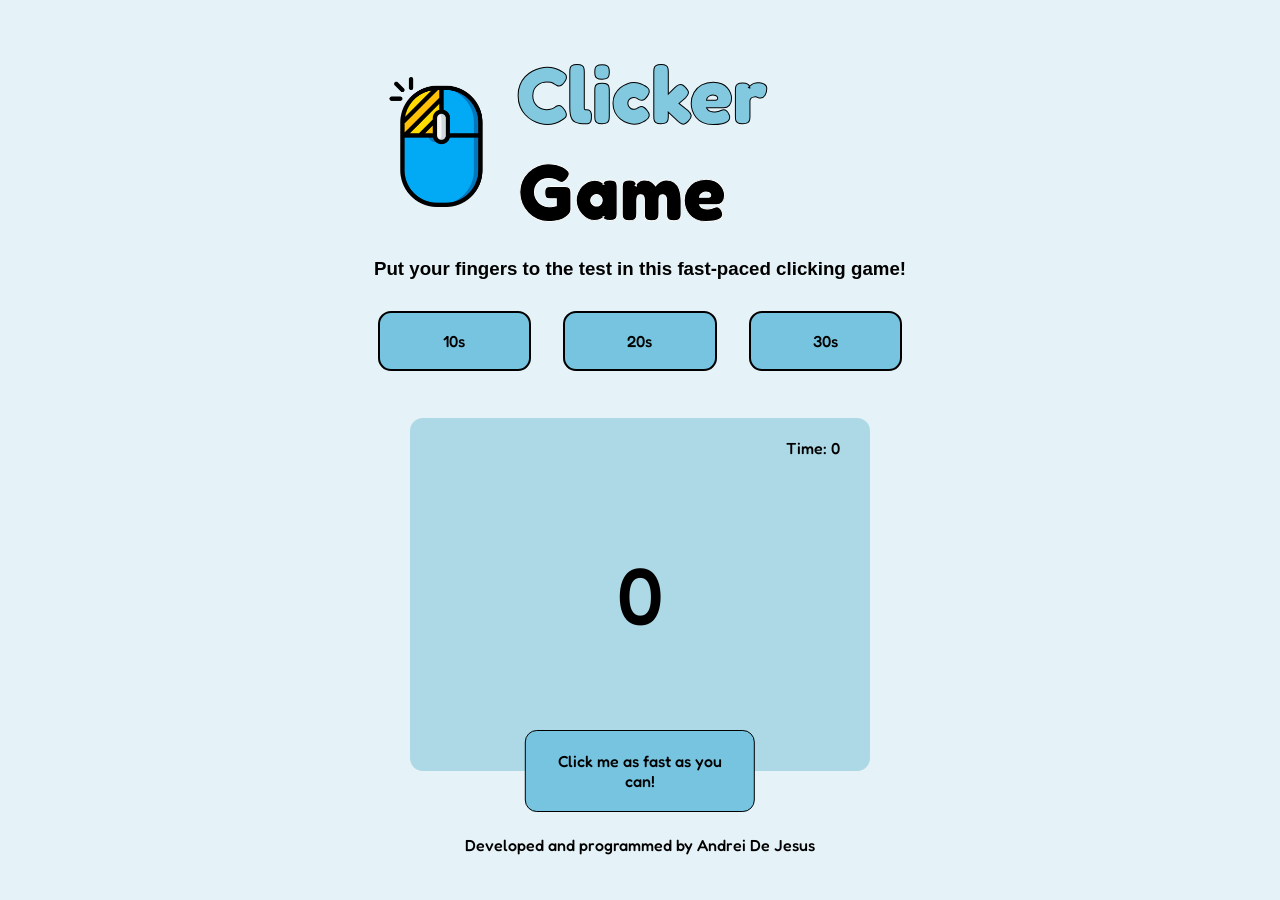
<file: Clicking Game/index.html>
<!DOCTYPE html>
<html lang="en">
<head>
    <meta charset="UTF-8">
    <meta name="viewport" content="width=device-width, initial-scale=1.0">
    <title>Clicking Game</title>
    <link rel="stylesheet" href="css/style.css">
</head>
<body>
    <div class="container">
        <div class="logo-container">
            <img src="images/mouse-logo.png" alt="Mouse icon">
            <h1>Clicker <span>Game</span> </h1>
        </div>
        <h3>Put your fingers to the test in this fast-paced clicking game!</h3>
        <div class="option-btn">
            <button class="ten">10s</button>
            <button class="twenty">20s</button>
            <button class="thirty">30s</button>
        </div>
        <div class="box-count">
            <h1 class="js-click-count">0</h1>
            <div class="timer">
                Time: <span class="js-timer">0</span>
            </div>
            <div class="click-box">
                <button class="click-me js-click-me">Click me as fast as you can!</button>
            </div>
        </div>
        <p class="copyright">Developed and programmed by Andrei De Jesus</p>
        
    </div>
    <div class="result">
        <button class="js-close-btn"><img class="close" src="svg/close.svg" alt="Close Icon"></button>
        <h2>Congratulations!</h2>
        <p>Your score: <span class="js-score"></span></p>
    </div>

    <div class="validation">
        <button class="js-close-valid-btn"><img class="close" src="svg/close.svg" alt="Close Icon"></button>
        <h2>Start the game by choosing a timer</h2>
    </div>

    <script src="script/main.js"></script>
</body>
</html>
</file>
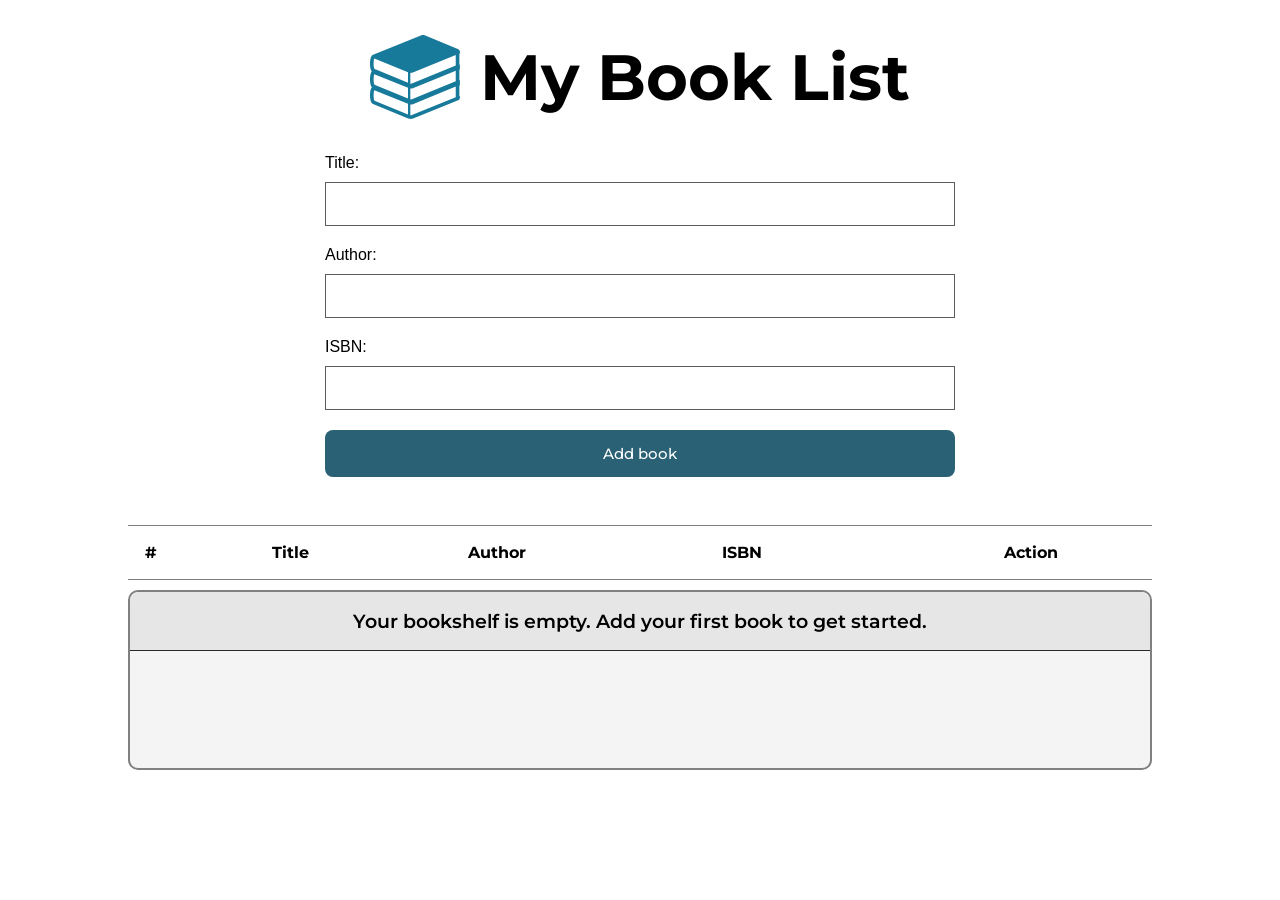
<file: My Booklist/index.html>
<!DOCTYPE html>
<html lang="en">
<head>
    <meta charset="UTF-8">
    <meta name="viewport" content="width=device-width, initial-scale=1.0">
    <title>My Book List</title>
    <link rel="stylesheet" href="css/style.css">
</head>
<body>
    <div class="container-body">
        <header>
            <div class="container">
                <div class="logo">
                    <img src="icon/book.svg" alt="Book logo">
                </div>
                <h1>My Book List</h1>
            </div>
        </header>
    
        <form id="my-from" class="my-form">
            <div class="form-group">
                <label for="title" >Title:</label>
                <input type="text" id="title" class="js-title">
            </div>
            <div class="form-group">
                <label for="author" >Author:</label>
                <input type="text" id="author"  class="js-author">
            </div>
            <div class="form-group">
                <label for="isbn" >ISBN:</label>
                <input type="text" id="isbn"  class="js-isbn">
            </div>
            <button class="add-book-btn js-add">Add book</button>
        </form>
    
        <table class="table">
            <thead>
                <tr>
                    <th>#</th>
                    <th>Title</th>
                    <th>Author</th>
                    <th>ISBN</th>
                    <th class="action-text">Action</th>
                </tr>
            </thead>
            <tbody class="book-items">
                
            </tbody>
        </table>

        <div class="empty-container">
            <div class="empty-text">
                <p>Your bookshelf is empty. Add your first book to get started.</p>
            </div>
        </div>
    </div>

    <div class="toast-container">
    </div>

    <div class="edit-modal">
        
    </div>


    <script src="script/script.js" type="module"></script>
</body>
</html>
</file>
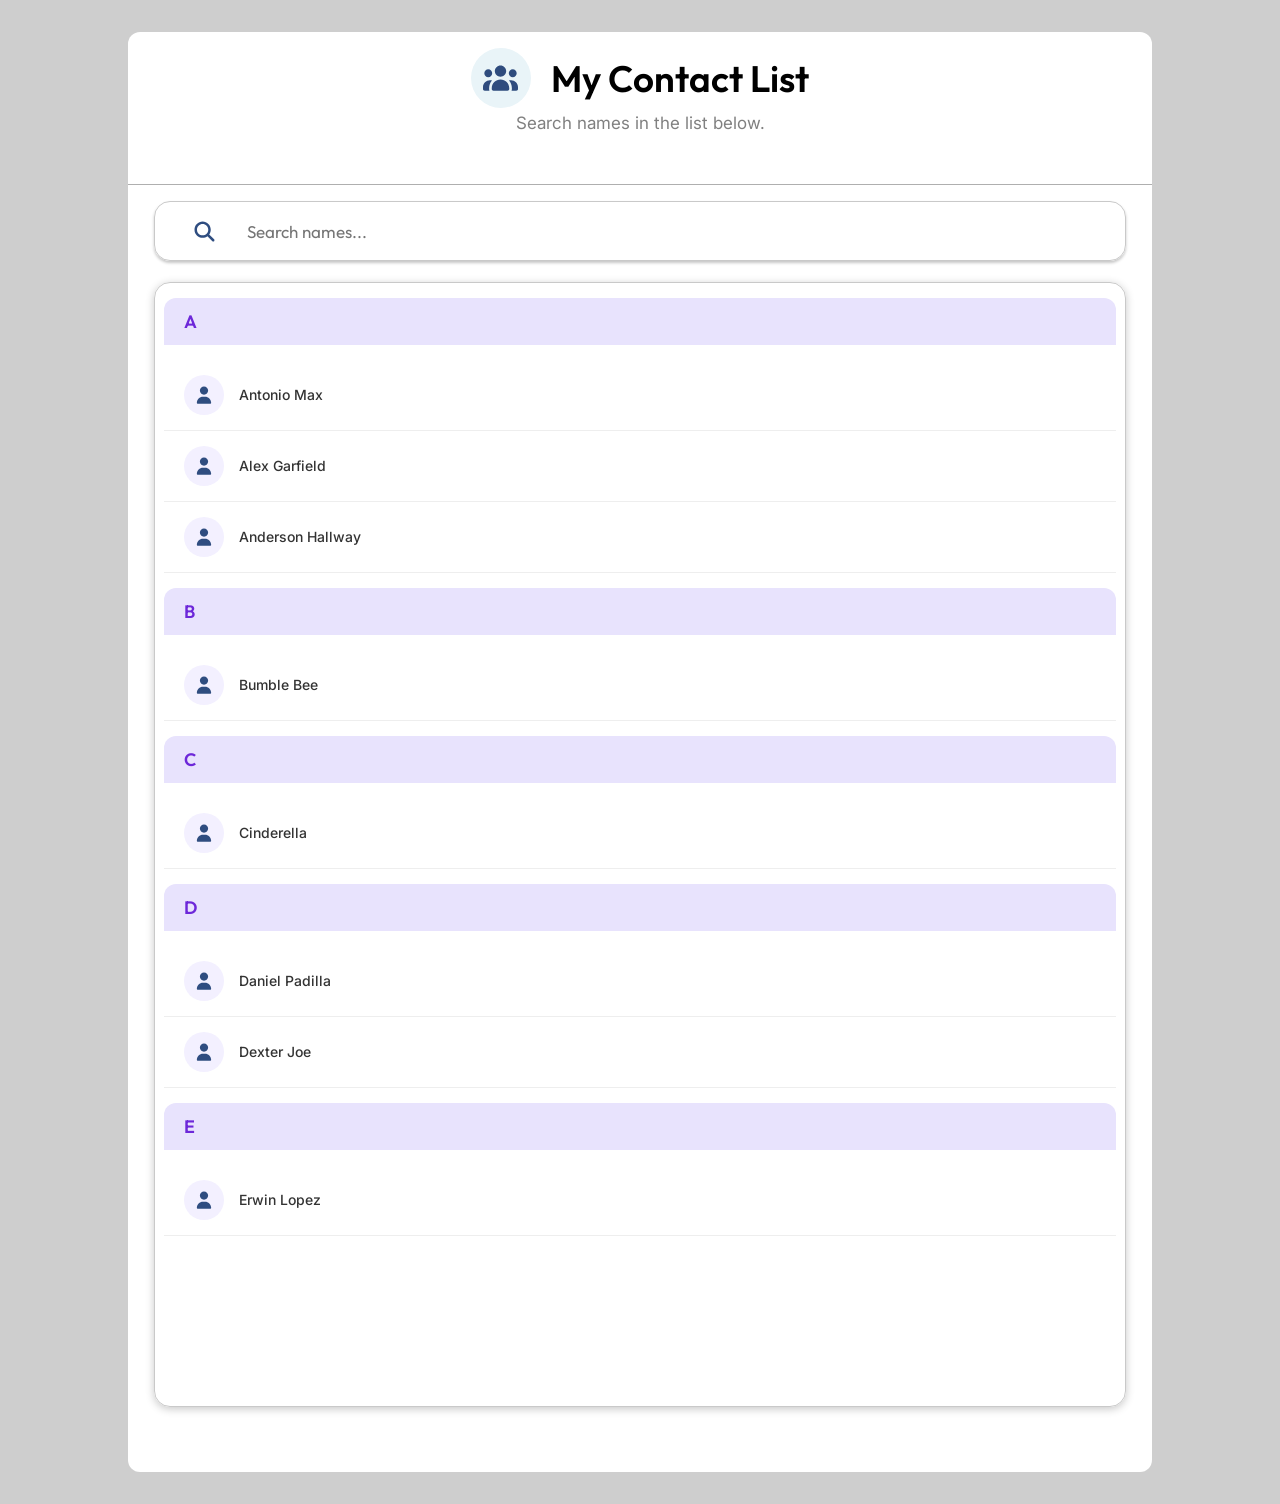
<file: My Contacts/index.html>
<!DOCTYPE html>
<html lang="en">
<head>
    <meta charset="UTF-8">
    <meta name="viewport" content="width=device-width, initial-scale=1.0">
    <title>My Contacts</title>
    <link rel="stylesheet" href="css/style.css">
</head>
<body>
    <div class="container">
        <div class="header">
            <div class="header-title">
                <div class="logo-container">
                    <img src="svg/users.svg" alt="Users Icon">
                </div>
                <h1>My Contact List</h1>
            </div>
            <p>Search names in the list below.</p>
        </div>

        <div class="search-container">
            <div class="search-icon">
                <img src="svg/search.svg" alt="Search icon">
            </div>
            <div class="input-container">
                <input type="text" id="search" placeholder="Search names...">
            </div>
        </div>

        <div class="contact-container">
            <ul id="names" class="collection">
                <li class="collection-header">
                    <h3>A</h3>
                </li>
                <li class="collection-item">
                    <div class="user-icon">
                        <img src="svg/user.svg" alt="User icon">
                    </div>
                    <a href="#">Antonio Max</a>
                </li>
                <li class="collection-item">
                    <div class="user-icon">
                        <img src="svg/user.svg" alt="User icon">
                    </div>
                    <a href="#">Alex Garfield</a>
                </li>
                <li class="collection-item">
                    <div class="user-icon">
                        <img src="svg/user.svg" alt="User icon">
                    </div>
                    <a href="#">Anderson Hallway</a>
                </li>
                <li class="collection-header">
                    <h3>B</h3>
                </li>
                <li class="collection-item">
                    <div class="user-icon">
                        <img src="svg/user.svg" alt="User icon">
                    </div>
                    <a href="#">Bumble Bee</a>
                </li>
                <li class="collection-header">
                    <h3>C</h3>
                </li>
                <li class="collection-item">
                    <div class="user-icon">
                        <img src="svg/user.svg" alt="User icon">
                    </div>
                    <a href="#">Cinderella</a>
                </li>
                <li class="collection-header">
                    <h3>D</h3>
                </li>
                <li class="collection-item">
                    <div class="user-icon">
                        <img src="svg/user.svg" alt="User icon">
                    </div>
                    <a href="#">Daniel Padilla</a>
                </li>
                <li class="collection-item">
                    <div class="user-icon">
                        <img src="svg/user.svg" alt="User icon">
                    </div>
                    <a href="#">Dexter Joe</a>
                </li>
                <li class="collection-header">
                    <h3>E</h3>
                </li>
                <li class="collection-item">
                    <div class="user-icon">
                        <img src="svg/user.svg" alt="User icon">
                    </div>
                    <a href="#">Erwin Lopez</a>
                </li>
            </ul>
        </div>
    </div>

    <script src="script/main.js"></script>
</body>
</html>
</file>
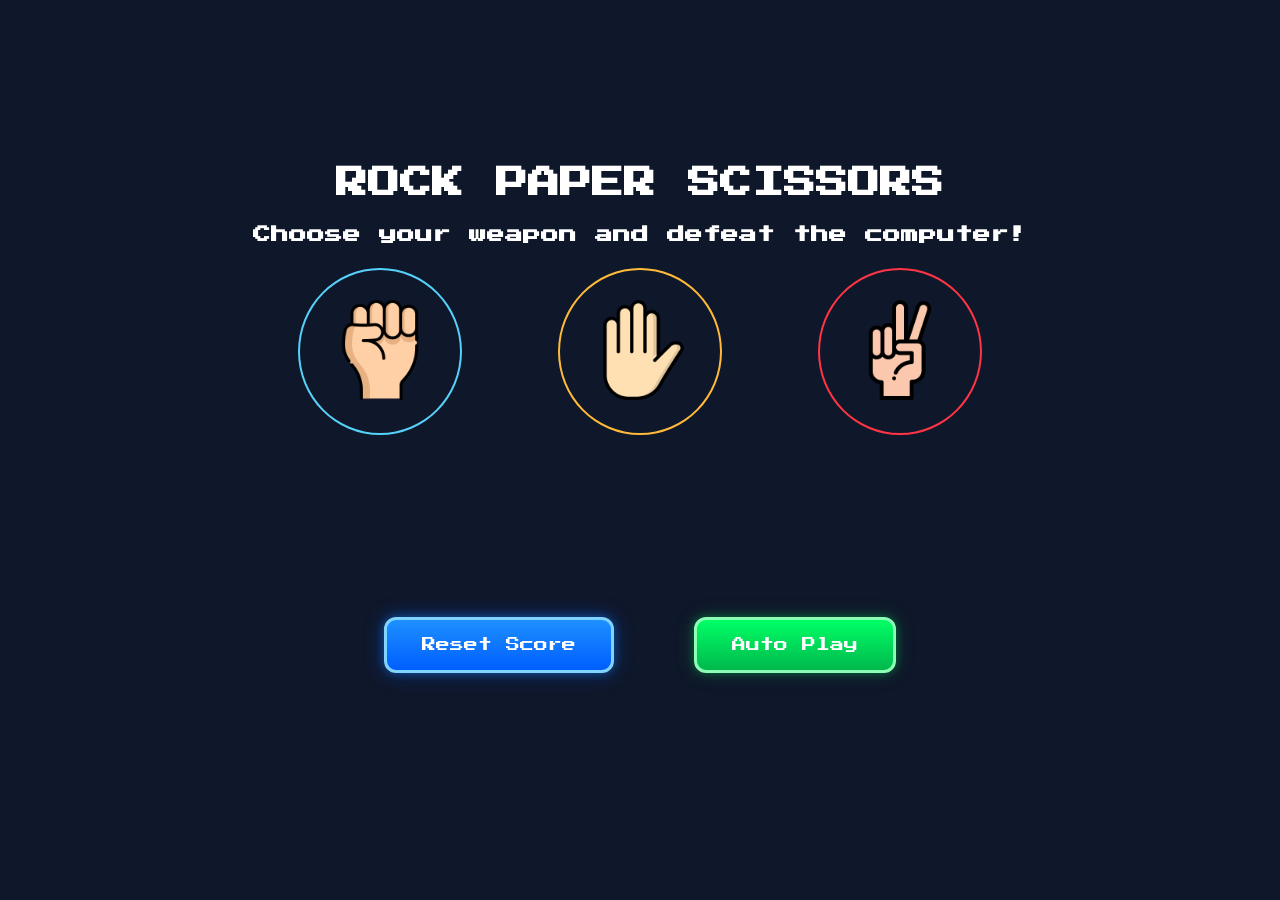
<file: Rock Paper Scissors/index.html>
<!DOCTYPE html>
<html lang="en">
<head>
    <meta charset="UTF-8">
    <meta name="viewport" content="width=device-width, initial-scale=1.0">
    <title>Rock Paper Scissors</title>
    <link rel="stylesheet" href="css/style.css">
</head>
<body>
    <div class="container">
        <h1>ROCK PAPER SCISSORS</h1>
        <h2>Choose your weapon and defeat the computer!</h2>
        <div class="rps-btn">
            <button class="btn-rock js-btn-rock"><img src="images/Rock.png" alt="Rock icon"></button>
            <button class="btn-paper js-btn-paper"><img src="images/Paper.png" alt="Paper icon"></button>
            <button class="btn-scissor js-btn-scissor"><img src="images/Scissors.png" alt="Scissor icon"></button>
        </div>
        <p class="js-result"></p>
        <div class="js-move">
            <!-- Users and Comp Moves -->
        </div>
        <p class="score js-score"></p>
        <div class="additional-btn">
            <button class="btn-reset js-btn-reset">Reset Score</button>
            <button class="btn-auto-play js-btn-auto-play">Auto Play</button>
        </div>
    </div>

    <script src="script/main.js" type="module"></script>
</body>
</html>
</file>
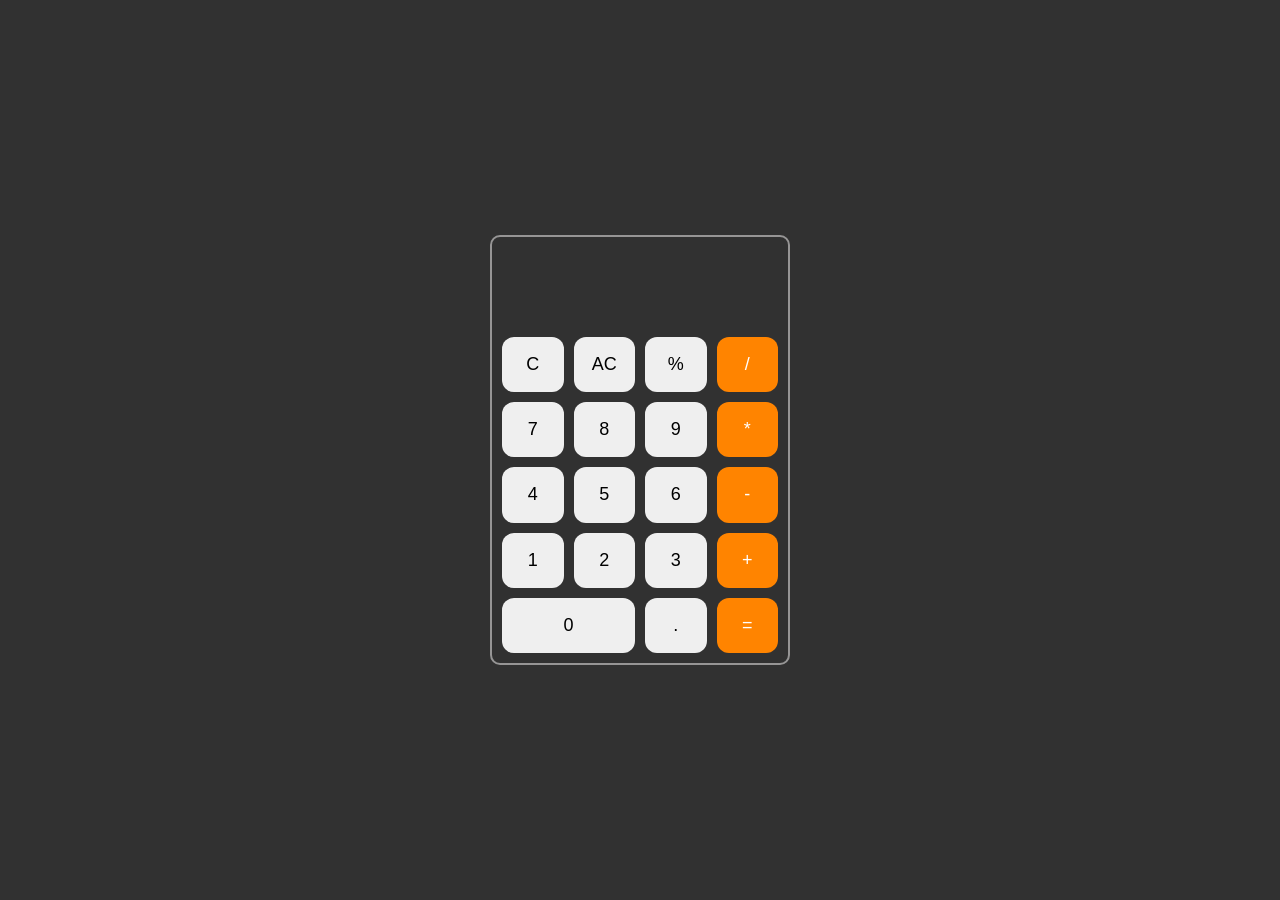
<file: Simple Calculator/index.html>
<!DOCTYPE html>
<html lang="en">
<head>
    <meta charset="UTF-8">
    <meta name="viewport" content="width=device-width, initial-scale=1.0">
    <title>Simple Calculator</title>
    <link rel="stylesheet" href="style.css">
</head>
<body>

    <div class="calculator-container">
        <div class="calculator-input">
            <input type="text" class="display" readonly>
        </div>
        <div class="calculator-buttons">
            <button class="btn C" data-value="C">C</button>
            <button class="btn AC" data-value="AC">AC</button>
            <button class="btn" data-value="%">%</button>
            <button class="btn operator" data-value="/">/</button>

            <button class="btn" data-value="7">7</button>
            <button class="btn" data-value="8">8</button>
            <button class="btn" data-value="9">9</button>
            <button class="btn operator" data-value="*">*</button>

            <button class="btn" data-value="4">4</button>
            <button class="btn" data-value="5">5</button>
            <button class="btn" data-value="6">6</button>
            <button class="btn operator" data-value="-">-</button>

            <button class="btn" data-value="1">1</button>
            <button class="btn" data-value="2">2</button>
            <button class="btn" data-value="3">3</button>
            <button class="btn operator" data-value="+">+</button>

            <button class="btn" data-value="0">0</button>
            <button class="btn" data-value=".">.</button>
            <button class="btn operator result"  data-value="=">=</button>
        </div>
    </div>
    
    <script src="script.js"></script>
</body>
</html>
</file>
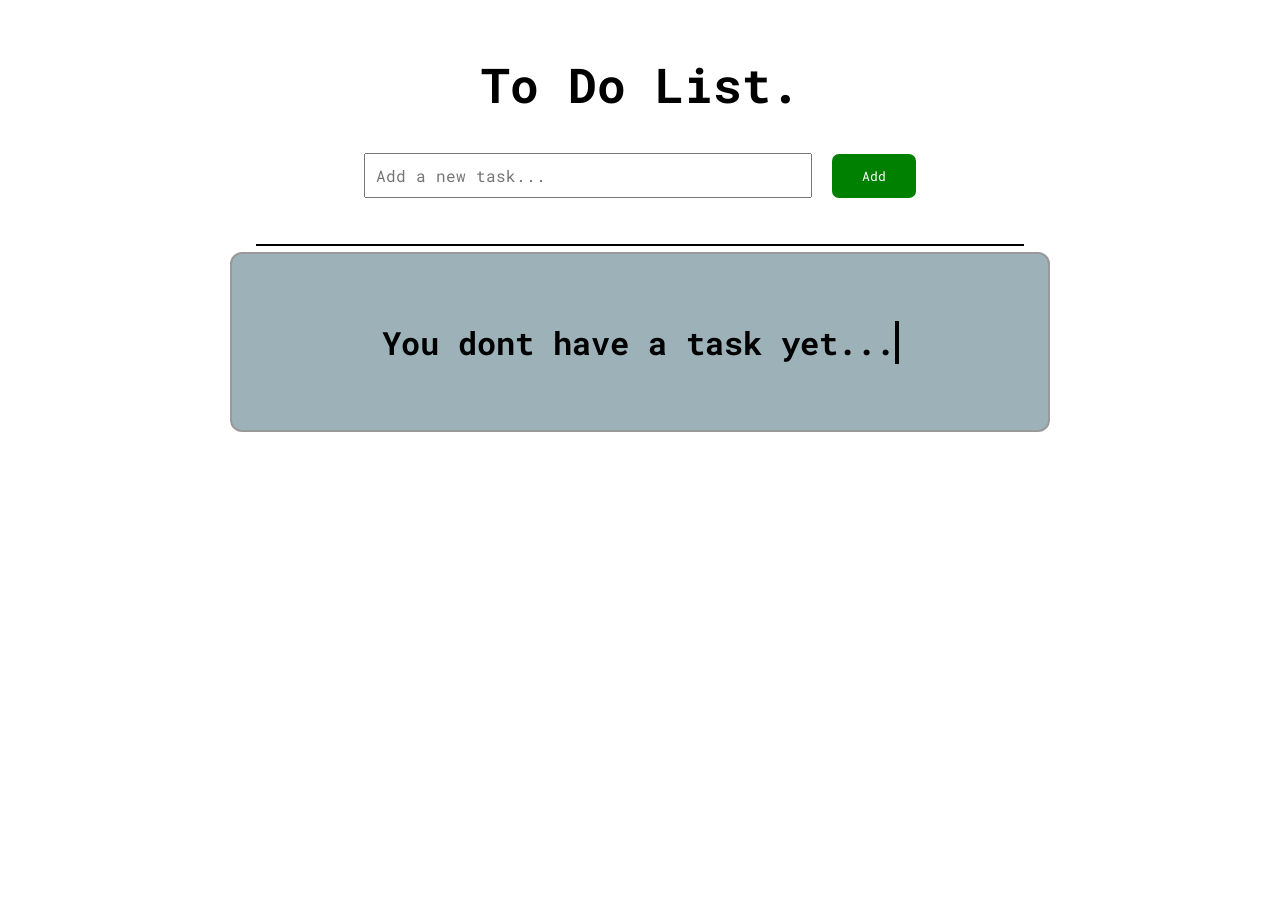
<file: To Do List/index.html>
<!DOCTYPE html>
<html lang="en">
<head>
    <meta charset="UTF-8">
    <meta name="viewport" content="width=device-width, initial-scale=1.0">
    <title>To Do List</title>
    <link rel="stylesheet" href="style/style.css">
</head>
<body>
    <div class="to-do-list-container" id="main-container">
        <div class="to-do-list-header">
            <h1>To Do List.</h1>
            <div class="to-do-list-inputs">
                <input class="todo-input js-to-do-input" type="text" placeholder="Add a new task...">
                <button class="add-btn js-add-btn">Add</button>
            </div>
        </div>

        <div class="to-do-list-items-container">
            <div class="to-do-list-items">
                <!-- To Do List items will be added here dynamically -->

                
            </div>
            <div class="to-do-list-items-empty js-to-do-list-items-empty">
                <p>You dont have a task yet...</p>
            </div>
        </div>

        <div class="toast-container">
            
        </div>
    </div>

    <div class="modal js-modal" id="modal">
        
    </div>

    <script src="js/script.js" type="module"></script>
</body>
</html>
</file>
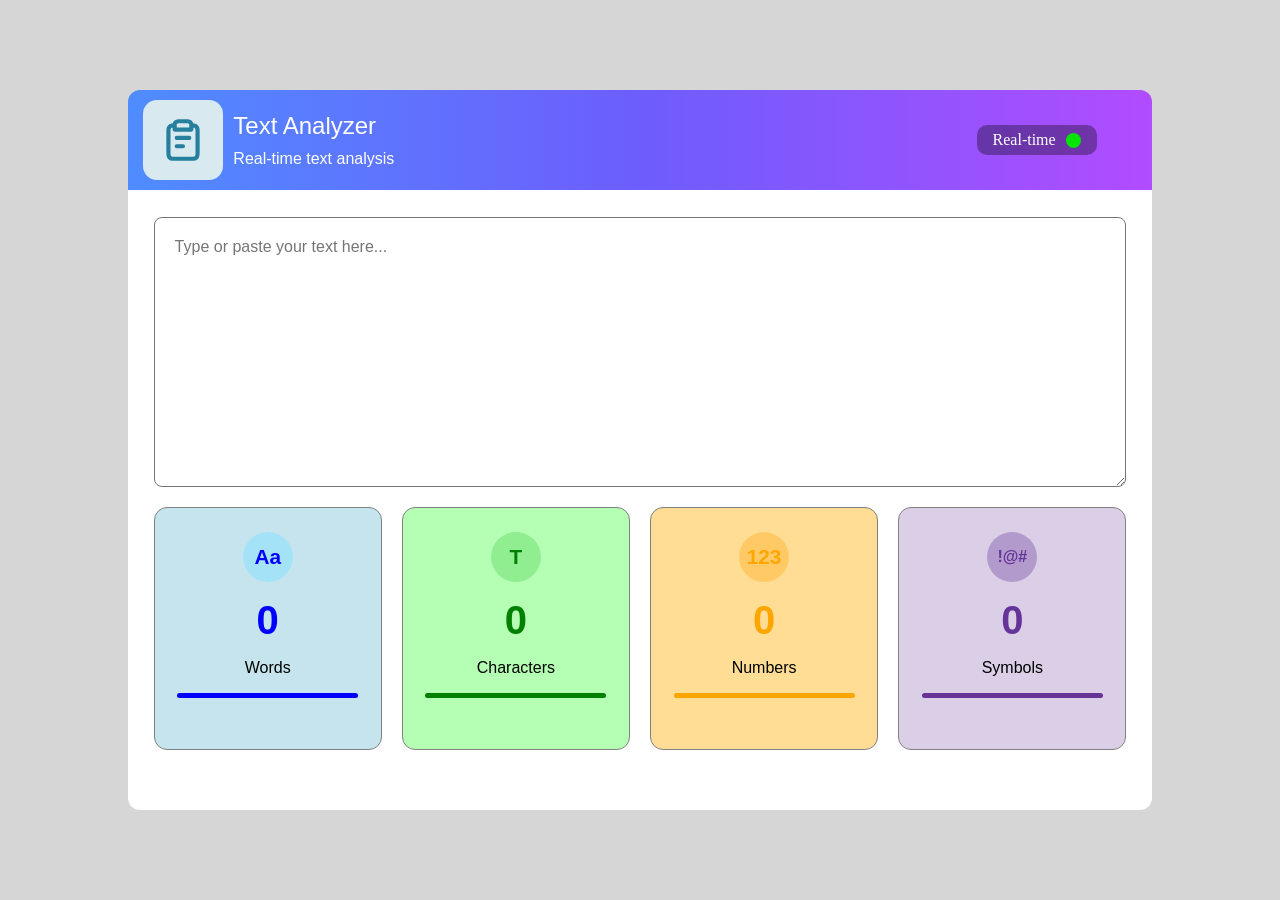
<file: Word Counter/index.html>
<!DOCTYPE html>
<html lang="en">
<head>
    <meta charset="UTF-8">
    <meta name="viewport" content="width=device-width, initial-scale=1.0">
    <title>Word Counter</title>
    <link rel="stylesheet" href="css/style.css">
</head>
<body>
    <div class="container">
        <div class="header">
            <div class="header-container">
                <div class="logo">
                    <img src="images/clipboard.svg" alt="Clipboard icon">
                </div>
                <div class="text">
                    <h2>Text Analyzer</h2>
                    <p>Real-time text analysis</p>
                </div>

                <div class="real-time">
                    <div class="container-real-time">
                        <p>Real-time</p>
                        <div class="circle"></div>
                    </div>
                </div>
            </div>
        </div>

        <div class="body">
            <div class="body-container">
                <textarea class="text-area js-text-area" placeholder="Type or paste your text here..."></textarea>
                <div class="texts-container">
                    <div class="text-box blue">
                        <div class="text-logo text-blue">
                            <p>Aa</p>
                        </div>
                        <h1 class="js-word">0</h1>
                        <p>Words</p>
                        <div class="line-blue"></div>
                    </div>
                    <div class="text-box green">
                        <div class="text-logo text-green">
                            <p>T</p>
                        </div>
                        <h1 class="js-char">0</h1>
                        <p>Characters</p>
                        <div class="line-green"></div>
                    </div>
                    <div class="text-box yellow">
                        <div class="text-logo text-yellow">
                            <p>123</p>
                        </div>
                        <h1 class="js-num">0</h1>
                        <p>Numbers</p>
                        <div class="line-yellow"></div>
                    </div>
                    <div class="text-box violet">
                        <div class="text-logo text-violet">
                            <p>!@#</p>
                        </div>
                        <h1 class="js-sym">0</h1>
                        <p>Symbols</p>
                        <div class="line-violet"></div>
                    </div>
                </div>
            </div>
        </div>

    </div>
    <script src="script/main.js"></script>
</body>
</html>
</file>
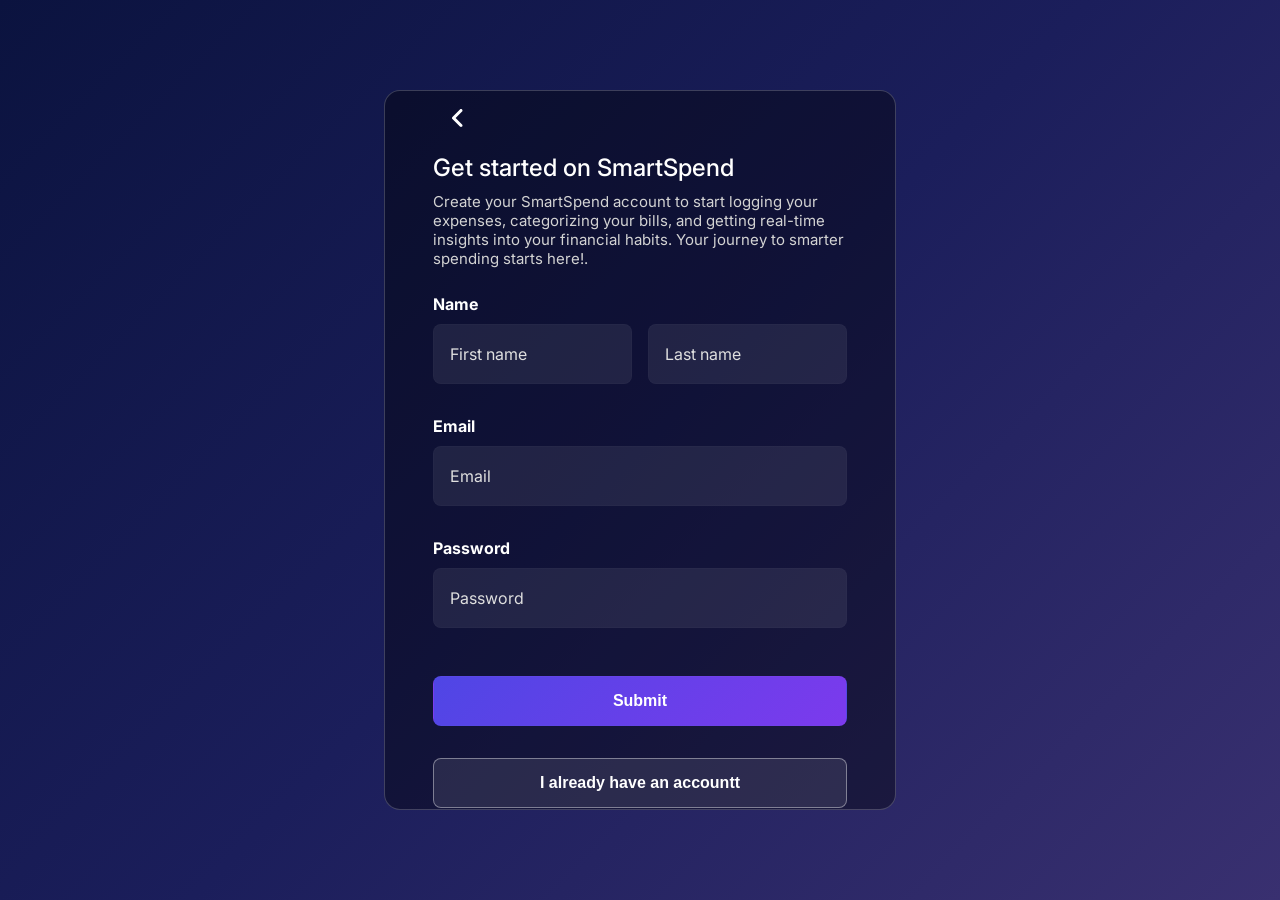
<file: Expense Tracker/createAccount.html>
<!DOCTYPE html>
<html lang="en">
<head>
    <meta charset="UTF-8">
    <meta name="viewport" content="width=device-width, initial-scale=1.0">
    <title>SmartSpend</title>
    <link rel="stylesheet" href="style/authenthication.css">
</head>
<body>
    <main>
        <section class="create-acc-section">
            <div class="create-acc-container">
                <div class="form-create-container">
                    <div class="back-btn" id="back-btn">
                        <img src="svg/arrow-left.svg" alt="Back icon">
                    </div>
                    <div class="create-acc-text">
                        <h2>Get started on SmartSpend</h2>
                    </div>
                    <div class="create-acc-description">
                        <p>Create your SmartSpend account to start logging your expenses, categorizing your bills, and getting real-time insights into your
                        financial habits. Your journey to smarter spending starts here!.</p>
                    </div>
                    <form class="create-form" id="create-acc-form">
                        <div class="info-container">
                            <h4>Name</h4>
                            <div class="form-group-name">
                                <div class="form-group-create-acc">
                                    <input type="text" id="firstName" required>
                                    <label for="firstName">First name</label>
                                </div>
                                <div class="form-group-create-acc">
                                    <input type="text" id="lastName" required>
                                    <label for="lastName">Last name</label>
                                </div>
                            </div>
                        </div>
                        <div class="info-container">
                            <h4>Email</h4>
                            <div class="form-group-name">
                                <div class="form-group-create-acc">
                                    <input type="text" id="newEmail" required>
                                    <label for="emailCreateAcc">Email</label>
                                </div>
                            </div>
                        </div>
                        <div class="info-container">
                            <h4>Password</h4>
                            <div class="form-group-name">
                                <div class="form-group-create-acc">
                                    <input type="password" id="newPassword" required>
                                    <label for="newPassword">Password</label>
                                </div>
                            </div>
                        </div>
                        <input type="submit" value="Submit" class="submit-btn">
                        <input type="button" value="I already have an accountt" class="have-acc-btn">
                    </form>
                </div>
            </div>
        </section>
    </main>
    <script src="script/authentication/createAccount.js" type="module"></script>
</body>
</html>
</file>
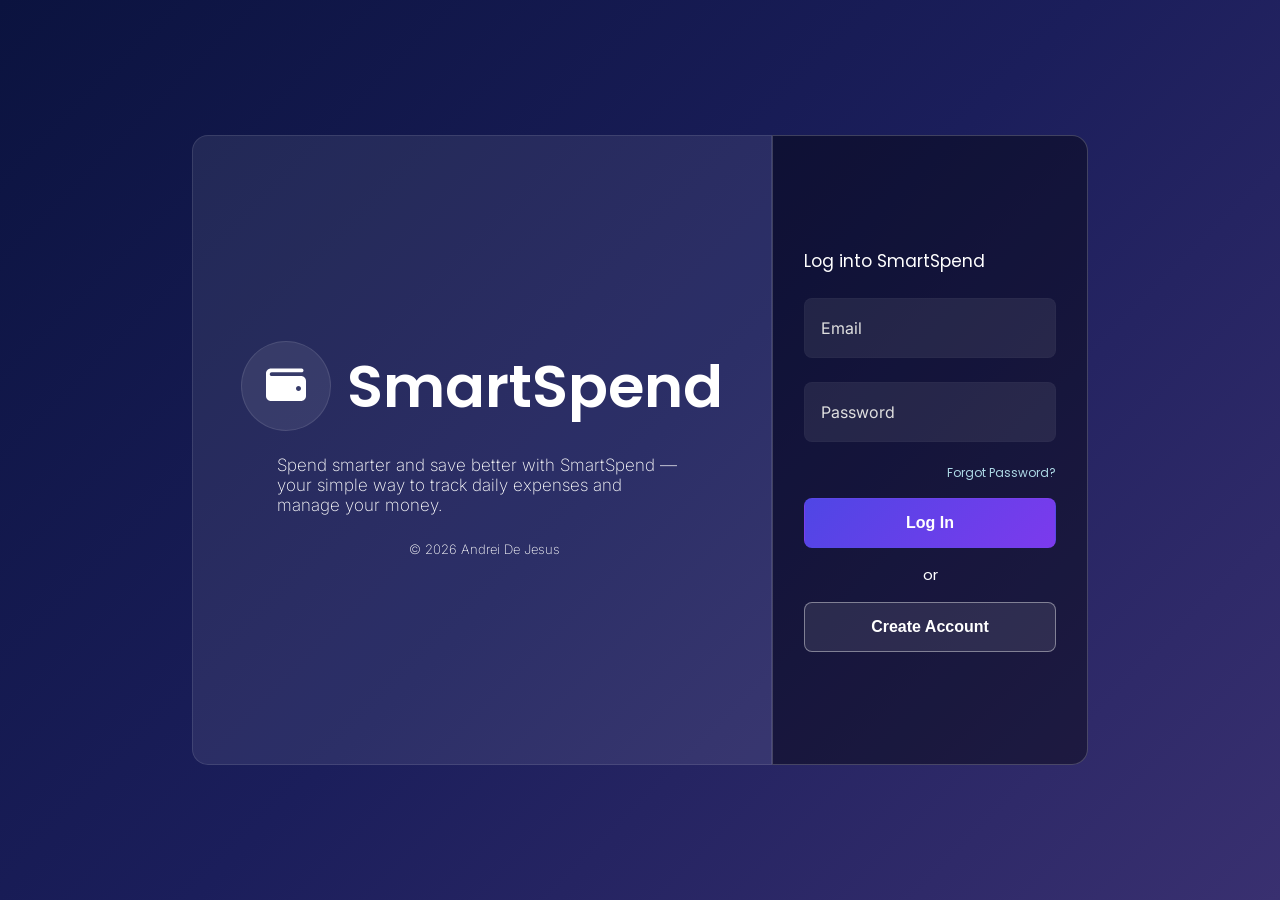
<file: Expense Tracker/login.html>
<!DOCTYPE html>
<html lang="en">
<head>
    <meta charset="UTF-8">
    <meta name="viewport" content="width=device-width, initial-scale=1.0">
    <title>SmartSpend</title>
    <link rel="stylesheet" href="style/authenthication.css">
</head>
<body>
    <main>
        <section class="login-section">
            <div class="login-container">
                <div class="left-side-content">
                    <div class="logo-content">
                        <div class="logo-image">
                            <img src="svg/wallet.svg" alt="Wallet icon">
                        </div>
                        <h1>SmartSpend</h1>
                    </div>
                    <p>Spend smarter and save better with SmartSpend — your simple way to track daily expenses and manage your money.</p>
                    <div class="copy-right">
                        <p>© 2026 Andrei De Jesus</p>
                    </div>
                </div>
                <div class="right-side-content">
                    <div class="form-container">
                        <!-- Login Form -->
                        <form id="login-form">
                            <p class="login">Log into SmartSpend</p>
                            <div class="form-group">
                                <input type="text" id="email" required>
                                <label for="email">Email</label>
                            </div>
                            <div class="warning">
                                <div class="warning-logo">
                                    <img src="svg/warning.svg" alt="Warning icon">
                                </div>
                                <div class="warning-message">
                                    The email you entered isn't connected to an account.
                                </div>
                            </div>
                            <div class="form-group">
                                <input type="password" id="password" required>
                                <label for="password">Password</label>
                            </div>
                            <div class="warning-1">
                                <div class="warning-logo">
                                    <img src="svg/warning.svg" alt="Warning icon">
                                </div>
                                <div class="warning-message">
                                    The password you entered is incorrect.
                                </div>
                            </div>
                            <p class="forgot-password">Forgot Password?</p>
                            <input type="submit" value="Log In" class="login-btn">
                            <p class="or">or</p>
                            <input type="button" value="Create Account" class="create-acc-btn">
                        </form>
                    </div>
                </div>
            </div>
        </section>
    </main>

    <script src="script/authentication.js" type="module"></script>
</body>
</html>
</file>
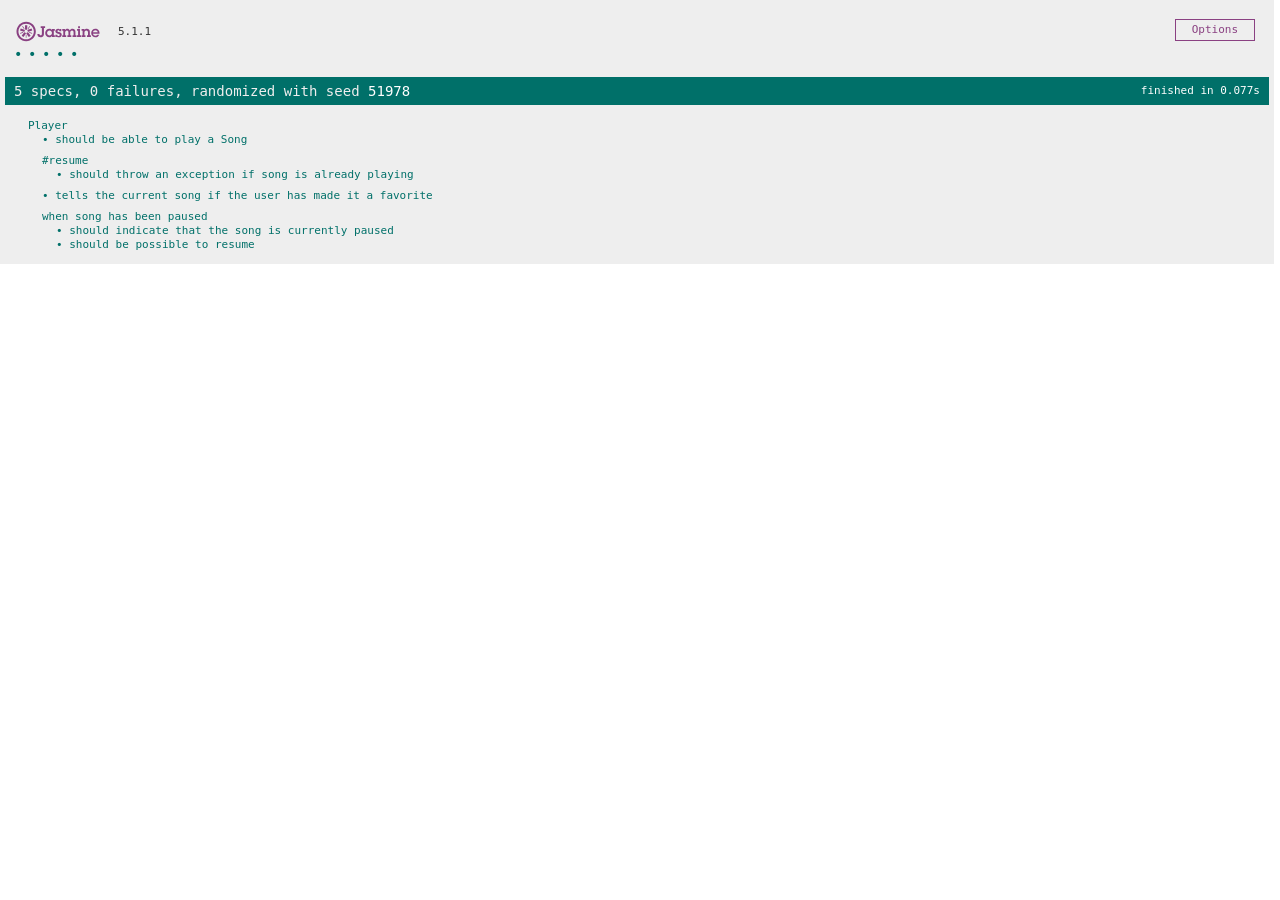
<file: jasmine-test/SpecRunner.html>
<!DOCTYPE html>
<html>
<head>
  <meta charset="utf-8">
  <title>Jasmine Spec Runner v5.1.1</title>

  <link rel="shortcut icon" type="image/png" href="lib/jasmine-5.1.1/jasmine_favicon.png">
  <link rel="stylesheet" href="lib/jasmine-5.1.1/jasmine.css">

  <script src="lib/jasmine-5.1.1/jasmine.js"></script>
  <script src="lib/jasmine-5.1.1/jasmine-html.js"></script>
  <script src="lib/jasmine-5.1.1/boot0.js"></script>
  <!-- optional: include a file here that configures the Jasmine env -->
  <script src="lib/jasmine-5.1.1/boot1.js"></script>

  <!-- include source files here... -->
  <script src="src/Player.js"></script>
  <script src="src/Song.js"></script>

  <!-- include spec files here... -->
  <script src="spec/SpecHelper.js"></script>
  <script src="spec/PlayerSpec.js"></script>

</head>

<body>
</body>
</html>
</file>
<file: Clicking Game/css/style.css>
@import url('https://fonts.googleapis.com/css2?family=Fredoka:wght@300..700&display=swap');
*{
    margin: 0;
    padding: 0;
    box-sizing: border-box;
}

body{
    position: relative;
    display: flex;
    flex-direction: column;
    justify-content: center;
    align-items: center;
    height: 100vh;
    background-color: rgba(173, 216, 230, 0.308);
}

.container{
    position: relative;
    display: flex;
    flex-direction: column;
    align-items: center;
    height: 90vh;
    width: 60%;
    h3{
        margin-top: 1em;
        font-family: 'Poppins', sans-serif;
    }
}

.logo-container{
    display: flex;
    align-items: center;
    justify-content: center;
    column-gap: 1em;
    width: 70%;
    img{
        width: 130px;
    }
    h1{
        font-family: 'Fredoka', sans-serif;
        font-size: 5rem;
        font-weight: bold;
        color: rgb(130, 200, 223);
        -webkit-text-stroke: 1px black;
    }
    span{
        color: black;
        -webkit-text-stroke: 1px white;
    }
}

.option-btn{
    display: flex;
    align-items: center;
    justify-content: center;
    height: 10vh;
    width: 80%;
    margin-top: 1em;
}

.ten,
.twenty,
.thirty{
    height: 60px;
    width: 25%;
    margin: 1em;
    border: 2px solid black;
    border-radius: 13px;
    color: black;
    background-color: rgb(118, 196, 223);
    font-family: 'Fredoka', sans-serif;
    font-size: 1rem;
    font-weight: 500;
    cursor: pointer;
}

.box-count{
    position: relative;
    display: flex;
    align-items: center;
    justify-content: center;
    margin-top: 2em;
    height: 40vh;
    width: 60%;
    border-radius: 13px;
    background-color: lightblue;
    h1{
        font-family: 'Fredoka', sans-serif;
        font-size: 5rem;
        font-weight: 500;
    }
}

.timer{
    position: absolute;
    top: 20px;
    right: 30px;
    font-family: 'Fredoka', sans-serif;
    font-size: 1rem;
    font-weight: 500;
}

.click-box{
    position: absolute;
    top: 100%;
    left: 50%;
    transform: translate(-50%, -50%);
}

.click-me{
    padding: 20px;
    font-family: 'Fredoka', sans-serif;
    font-size: 1rem;
    font-weight: 500;
    border-radius: 12px;
    border: 1px solid black;
    background-color: rgb(118, 196, 223);
    cursor: pointer;
}

.copyright{
    margin-top: 4em;
    font-family: 'Fredoka', sans-serif;
    font-size: 1rem;
    font-weight: 500;
}

.result{
    position: absolute;
    top: 50%;
    left: 50%;
    transform: translate(-50%, -50%);

    display: none;
    flex-direction: column;
    align-items: center;
    height: 20vh;
    width: 30%;
    border: 2px solid black;
    border-radius: 10px;
    background-color: white;
    h2{
        margin-top: .70em;
        font-family: 'Fredoka', sans-serif;
        font-size: 1.8rem;
        font-weight: 500;
    }
    p{
        margin-top: 1.4em;
        font-family: 'Fredoka', sans-serif;
        font-size: 20px;
    }
    span{
        color: rgb(7, 81, 105);
        font-family: 'Fredoka', sans-serif;
        font-weight: 600;
    }
}

.close{
    position: absolute;
    top: 10px;
    right: 10px;
    width: 35px;
    cursor: pointer;
}

.opacity-container{
    opacity: 0.6;
}

.show-result{
    display: flex;
    transition: all 0.3s ease-in-out;
}

.validation{
    position: absolute;
    top: 50%;
    left: 50%;
    transform: translate(-50%, -50%);
    
    display: none;
    flex-direction: column;
    align-items: center;
    justify-content: center;
    height: 20vh;
    width: 30%;
    border: 2px solid black;
    border-radius: 10px;
    background-color: white;
    h2{
        font-family: 'Fredoka', sans-serif;
        font-size: 1.5rem;
        font-weight: 500;
    }
}

.show-validation{
    display: flex;
    transition: all 0.3s ease-in-out;
}
</file>
<file: My Booklist/css/style.css>
@import url('https://fonts.googleapis.com/css2?family=Montserrat:ital,wght@0,100..900;1,100..900&display=swap');
@import url('https://fonts.googleapis.com/css2?family=Playfair+Display:ital,wght@0,400..900;1,400..900&display=swap');
*{
    margin: 0;
    padding: 0;
    box-sizing: border-box;
}

body{
    position: relative;
    display: flex;
    flex-direction: column;
    align-items: center;
    justify-content: center;
    padding-bottom: 2em;
}

.container-body{
    display: flex;

    align-items: center;
    flex-direction: column;
    width: 100%;
}

header{
    display: flex;
    justify-content: center;
    align-items: center;
    width: 60%;
    margin-top: 2em;
}

header .container{    
    display: flex;
    align-items: center;
    justify-content: center;
    column-gap: 20px;
    width: 100%;
    h1{
        font-size: 4rem;
        font-family: 'Montserrat', sans-serif;
    }
}

.logo{
    display: flex;
    justify-content: center;
    align-items: center;
    img{
        width: 90px;
    }
}

.my-form{
    display: flex;
    flex-direction: column;
    width: 630px;
    margin-top: 2em;
    row-gap: 20px;
}

.form-group{
    display: flex;
    flex-direction: column;
    row-gap: 10px;
}

.form-group input{
    padding: 12px;
    font-size: 16px;
    border: 1px solid rgb(92, 92, 92);
    font-family: 'Poppins', sans-serif;
}
.form-group input:focus{
    border: 1px solid rgb(92, 92, 92);
}

.form-group label{
    font-family: 'Arial', sans-serif;
    font-weight: 500;
}

.add-book-btn,
.save-book-btn{
    color: white;
    border: none;
    border-radius: 8px;
    font-family: 'Montserrat', sans-serif;
    font-size: 15px;
    font-weight: 500;
    padding: 14px;
    background-color: rgb(42, 97, 116);
}

.table{
    margin-top: 3em;
    border-bottom: 1px solid gray;
    border-top: 1px solid gray;
    border-collapse: collapse;
    width: 80%; 
}

.table th,
.table td{
    text-align: left;
    font-family: 'Montserrat', sans-serif;
    padding: 17px;
}

.table .action-text{
    text-align: center;
}

.table th{
    font-size: 16px;
}
.table td{
    font-size: 14px;
}

.table tr{
    border-bottom:1px solid gray;
}

.action-btn{
    display: flex;
    align-items: center;
    justify-content: center;
    column-gap: 15px;
}

/* Edit Button */
.edit-btn{
    background:#139617;
    color:white;

    border:none;
    padding:10px 18px;
    border-radius:8px;

    cursor:pointer;
    font-weight:bold;
}

.edit-btn:hover{
    transform:translateY(-2px);
    transition:.3s;
}

/* Delete Button */
.delete-btn{
    background:#c50000;
    color:white;

    border:none;
    padding:10px 18px;
    border-radius:8px;

    cursor:pointer;
    font-weight:bold;
}

.delete-btn:hover{
    transform:translateY(-2px);
    transition:.3s;
}

.toast-container{
    position: absolute;
    top: 30px;
    right: 20px;
    width: 17%;
    border-radius: 12px;
    z-index: 1000;
}

.toast-add,
.toast-edit{
    position: relative;
    display: none;
    align-items: center;
    padding-left: 1em;
    column-gap: 10px;
    width: 100%;
    height: 65px;
    margin-top: 1em;
    transition: all 0.3s ease-in-out;
    border-radius: 12px;
    box-shadow: 0 4px 12px rgba(0, 0, 0, 0.20);
    transform: translateX(100%);
    animation: moveLeft 0.5s linear forwards;
    img{
        height: 20px;
    }
    p{
        font-size: 14px;
        font-family: 'Arial', monospace;
    }
}

.toast-delete{
    position: relative;
    display: none;
    align-items: center;
    padding-left: 1em;
    column-gap: 10px;
    width: 100%;
    height: 65px;
    margin-top: 1em;
    transition: all 0.3s ease-in-out;
    border-radius: 12px;
    box-shadow: 0 4px 12px rgba(0, 0, 0, 0.20);
    transform: translateX(100%);
    animation: moveLeft 0.5s linear forwards;
    img{
        height: 25px;
    }
    p{
        font-size: 14px;
        font-family: 'Arial', monospace;
    }
}

.toast-add::after{
    content: "";
    position: absolute;
    left: 0;
    bottom: 0;
    width: 100%;
    height: 5px;
    border-bottom-right-radius: 12px;
    border-bottom-left-radius: 12px;
    background-color: green;
    animation: progressBar 2s linear forwards;
}
.toast-delete::after{
    content: "";
    position: absolute;
    left: 0;
    bottom: 0;
    width: 100%;
    height: 5px;
    border-bottom-right-radius: 12px;
    border-bottom-left-radius: 12px;
    background-color: red;
    animation: progressBar 2s linear forwards;
}
.toast-edit::after{
    content: "";
    position: absolute;
    left: 0;
    bottom: 0;
    width: 100%;
    height: 5px;
    border-bottom-right-radius: 12px;
    border-bottom-left-radius: 12px;
    background-color: blue;
    animation: progressBar 2s linear forwards;
}
.empty-container{
    display: none;
    margin-top: 10px;
    width: 80%;
    height: 20vh;
    border-radius: 10px;
    border: 2px solid gray;
    background-color: rgba(243, 243, 243, 0.877);
}
.empty-text{
    display: flex;
    justify-content: center;
    align-items: center;
    border-top-left-radius: 10px;
    border-top-right-radius: 10px;
    border-bottom: 1px solid rgb(41, 41, 41);
    background-color: rgb(230, 230, 230);
    padding: 17px;
    p{
        font-family: 'Montserrat', sans-serif;
        font-size: 1.2rem;
        font-weight: 600;
    }
}

.edit-modal{
    display: none;
    justify-content: center;
    align-items: center;
    position: absolute;
    top: 50%;
    left: 50%;
    transform: translate(-50%, -50%);
    border: 1px solid black;
    border-radius: 12px;
    background-color: white;
    height: 57vh;
    width: 57%;
    z-index: 1000;
}
.inner-modal{
    display: flex;
    flex-direction: column;
    align-items: center;
    width: 80%;
    height: 100%;

    h2{
        margin-top: 20px;
        font-family: 'Montserrat', sans-serif;
        font-size: 2.4rem;
        font-weight: bold;
    }
}

.my-form-modal{
    display: flex;
    flex-direction: column;
    width: 500px;
    margin-top: 2em;
    row-gap: 20px;
}

.form-group-modal{
    display: flex;
    flex-direction: column;
    row-gap: 10px;
}

.form-group-modal input{
    padding: 12px;
    font-size: 16px;
    border: 1px solid rgb(92, 92, 92);
    font-family: 'Poppins', sans-serif;
}
.form-group-modal input:focus{
    border: 1px solid rgb(92, 92, 92);
}

.form-group-modal label{
    text-align: left;
    font-family: 'Arial', sans-serif;
    font-weight: 500;
}

.js-added,
.js-deleted,
.js-edited{
    display: flex;
    opacity: 1;
    transform: translateY(0)
}

.is-empty{
    display: block;
}

.opacity-body{
    opacity: 0.5;
}

.show-modal{
    display: flex;
}

@keyframes progressBar {
    100%{
        width: 0;
    }
}

@keyframes moveLeft {
    100%{
        transform: translateX(0);
    }
}
</file>
<file: My Contacts/css/style.css>
@import url('https://fonts.googleapis.com/css2?family=Inter:ital,opsz,wght@0,14..32,100..900;1,14..32,100..900&family=Outfit:wght@100..900&display=swap');
*{
    margin: 0;
    padding: 0;
    box-sizing: border-box;
}

body{
    display: flex;
    justify-content: center;
    align-items: flex-start;
    background: rgb(206, 206, 206);
    padding-top: 2em;
    padding-bottom: 2em;
}

.container{
    display: flex;
    flex-direction: column;
    align-items: center;
    height: 160vh;
    width: 80%;
    border-radius: 12px;
    background: white;
}

.header{
    display: flex;
    flex-direction: column;
    align-items: center;
    height: 17vh;
    width: 100%;
    border-bottom: 1px solid rgb(175, 175, 175);
    text-align: center;
    p{
        margin-top: 5px;
        font-family: 'Inter';
        color: gray;
        font-size: 17px;
    }
}

.header-title{
    display: flex;
    align-items: center;
    justify-content: center;
    column-gap: 1.3em;
    margin-top: 1em;
    h1{
        font-family: 'Outfit', sans-serif;
        font-size: 2.3rem;
        font-weight: 600;
    }
}

.logo-container{
    display: flex;
    align-items: center;
    justify-content: center;
    height: 60px;
    width: 60px;
    border-radius: 50%;
    background-color: rgb(233, 244, 248);
    img{
        width: 35px;
    }
}

.search-container{
    display: flex;
    height: 60px;
    width: 95%;
    padding: 0 22px;
    margin-top: 1em;
    border-radius: 16px;
    border: 1px solid rgb(201, 201, 201);
    box-shadow: 0 2px 3px rgb(199, 199, 199);
}

.search-icon{
    display: flex;
    align-items: center;
    justify-content: center;
    width: 60px;
    cursor: pointer;
    img{
        height: 25px;
        width: 25px;
    }
}

.input-container{
    width: 100%;
    input{
        font-family: 'Outfit', sans-serif;
        font-size: 17px;
        padding: 0 14px;
        width: 100%;
        height: 100%;
        border: none;
    }
}

.input-container input:focus{
    outline: none;
    font-size: 17px;
}  

.contact-container{
    display: flex;
    align-items: flex-start;
    justify-content: center;
    height: 125vh;
    width: 95%;
    margin-top: 1.3em;
    border-radius: 16px;
    border: 1px solid rgb(201, 201, 201);
    box-shadow: 0 2px 9px rgb(199, 199, 199);
}

.collection{
    list-style: none;
    width: 98%;
}

.collection-header{
    padding: 12px 20px;
    background: #e8e3fd;
    border-top-left-radius: 12px;
    border-top-right-radius: 12px;
    margin-top: 15px;
    margin-bottom: 15px;
    h3{
        color: #6d28d9;
        font-size: 18px;
        font-weight: 600;
        font-family: 'Outfit', sans-serif;
    }
}

.collection-item{
    display: flex;
    align-items: center;
    gap: 15px;
    padding: 15px 20px;
    border-bottom: 1px solid #eee;
    transition: all .3s ease;
    cursor: pointer;
    a{
        text-decoration: none;
        color: #333;
        font-size: 14px;
        font-weight: 500;
        font-family: 'Inter', sans-serif;
    }
}

.collection-item:hover{
    background: #f5f1ff;
    transform: translateX(5px);
}

.collection-item .user-icon{
    width: 40px;
    height: 40px;
    background: #f3f0ff;
    border-radius: 50%;
    display: flex;
    justify-content: center;
    align-items: center;
    flex-shrink: 0;
    img{
        width: 22px;
    }
}
</file>
<file: Rock Paper Scissors/css/style.css>
@import url('https://fonts.googleapis.com/css2?family=Montserrat:ital,wght@0,100..900;1,100..900&family=Press+Start+2P&family=Roboto+Mono:ital,wght@0,100..700;1,100..700&display=swap');

*{
    margin: 0;
    padding: 0;
    box-sizing: border-box;
}

:root{
    ---font-score: 'Roboto Mono', monospace;
    ---font-text: 'Press Start 2P', sans-serif;
}

body{
    height: 100vh;
    display: flex;
    justify-content: center;
    align-items: center;
    background-color: #0f172a;
}

.container{
    display: flex;
    flex-direction: column;
    align-items: center;
    padding-top: 2em;
    height: 70vh;
    width: 90%;
    h1{
        font-family: var(---font-text);
        color: white;
    }
    h2{
        font-family: var(---font-text);
        font-size: 1.1rem;
        color: white;
        margin-top: 1.5em;
    }
}

.rps-btn{
    display: flex;
    justify-content: center;
    column-gap: 6em;
    align-items: center;
    height: 17vh;
    width: 80%;
    margin-top: 2rem;
}

.btn-rock,
.btn-paper,
.btn-scissor{
    padding: 30px;
    border-radius: 50%;
    background-color: transparent;
    cursor: pointer;
    img{
        width: 100px;
    }
}

.btn-rock{
    border: 2px solid rgb(86, 209, 250);
}
.btn-paper{
    border: 2px solid rgb(255, 186, 57);
}
.btn-scissor{
    border: 2px solid rgb(255, 52, 69);
}

.js-result{
    color: white;
    margin-top: 1.4em;
    font-family: var(---font-text);
    font-size: 2rem;
}

.js-move{
    display: flex;
    align-items: center;
    column-gap: 30px;
    color: white;
    margin-top: 3em;
    margin-left: 5em;
    p{
        font-family: var(---font-text);
        font-size: 1.1rem;
    }
    img{
        width: 50px;
    }
}

.js-move .vs{
    color: rgb(253, 69, 69);
}

.score{
    margin-top: 3em;
    margin-left: 2.5em;
    color: white;
    font-family: var(---font-text);
}

.additional-btn{
    display: flex;
    align-items: center;
    column-gap: 5em;
    margin-top: 3em;
}

.btn-reset{
    font-family: 'Press Start 2P', cursive;
    font-size: 14px;
    padding: 18px 35px;
    background: linear-gradient(180deg, #1e90ff, #005eff);
    color: white;
    border: 3px solid #7fd3ff;
    border-radius: 12px;
    cursor: pointer;
    box-shadow:
        0 0 10px #1e8fff62,
        0 0 20px #005eff67;
    transition: all 0.2s ease;
}

.btn-reset:hover{
    transform: translateY(-3px) scale(1.03);

    box-shadow:
        0 0 15px #4db8ff,
        0 0 30px #1e90ff;
}

.btn-auto-play{
    font-family: 'Press Start 2P', cursive;
    font-size: 14px;
    padding: 18px 35px;
    background: linear-gradient(180deg, #00ff66, #00b84d);
    color: white;
    border: 3px solid #8cffb5;
    border-radius: 12px;
    cursor: pointer;
    box-shadow:
        0 0 10px #00ff664d,
        0 0 20px #00b84d38;
    transition: all 0.2s ease;
}

.btn-auto-play:hover{
    transform: translateY(-3px) scale(1.03);
    box-shadow:
        0 0 15px #66ff99,
        0 0 30px #00ff66;
}

.you{
    color: rgb(77, 199, 240);
}
.computer{
    color: #c46cff;
}
</file>
<file: Simple Calculator/style.css>
*{
    padding: 0;
    margin: 0;
    box-sizing: border-box;
}

:root{
    ---font-family-placeholder: 'Roboto Mono', monospace;
}

body{
    display: flex;
    justify-content: center;
    align-items: center;
    background-color: rgb(49, 49, 49);
    height: 100vh;
}

.calculator-container{
    width: 300px;
    height: 430px;
    background-color: rgb(49, 49, 49);
    border: 2px solid rgb(150, 149, 149);
    border-radius: 10px;
    padding: 10px;

    display: grid;
    grid-template-rows: 80px 1fr;
    row-gap: 10px;
}

.calculator-input{
    height: 80px;
    border-radius: 13px;
}

.calculator-input input{
    width: 100%;
    height: 100%;
    background-color: transparent;
    border: none;
    color: white;
    font-size: 36px;
    text-align: right;
    border-radius: 10px;
    font-family: var(---font-family-placeholder);
}


.calculator-buttons{
    display: grid;
    grid-template-columns: repeat(4, 1fr);
    gap: 10px;
}

.calculator-buttons .btn{
    border: none;
    border-radius: 12px;
    font-size: 18px;
}

.operator{
    background-color:rgb(255, 132, 0);
    color: white;
}

.calculator-buttons .btn:nth-child(17){
    grid-column: span 2;
}
</file>
<file: To Do List/style/style.css>
@import url('https://fonts.googleapis.com/css2?family=Montserrat:ital,wght@0,100..900;1,100..900&family=Roboto+Mono:ital,wght@0,100..700;1,100..700&display=swap');
*{
    margin: 0;
    padding: 0;
    box-sizing: border-box;
}

body{
    display: flex;
    justify-content: center;
    align-items: flex-start;
    height: 100vh;
}

.to-do-list-container{
    display: grid;
    grid-template-rows: 150px 1fr;
    align-items: center;
    padding-top: 3em;
    row-gap: 30px;
    height: 100%;
    width: 100%;
    position: relative;
}

.to-do-list-header{
    display: flex;
    flex-direction: column;
    justify-content: center;
    align-items: center;
    row-gap: 10px;
    padding-top: 2em;
    h1{
        font-size: 3rem;
        text-align: center;
        font-family: 'Roboto Mono', monospace;
    }
}

.to-do-list-inputs{
    display: flex;
    align-items: center;
    justify-content: center;
    column-gap: 20px;
    width: 50%;
    height: 100px;
}

.to-do-list-inputs .todo-input{
    width: 70%;
    font-family: 'Roboto Mono', monospace;
    font-size: 16px;
    padding: 10px 10px;
}

.to-do-list-inputs .todo-input:focus{
    outline: none;
}

.to-do-list-inputs .add-btn{
    padding: 13px 30px;
    font-family: 'Roboto Mono', monospace;
    background-color: green;
    color: white;
    border: none;
    border-radius: 7px;
    cursor: pointer;
    transition: all 0.4s ease-in-out;
}

.to-do-list-inputs .add-btn:hover{
    background-color: rgb(2, 164, 2);
}

.to-do-list-items-container{
    display: flex;
    justify-content: flex-start;
    flex-direction: column;
    align-items: center;
    width: 100%;
    height: 100%;
    padding-top: 1em;
    padding-bottom: 3em;
}

.to-do-list-items{
    display: flex;
    flex-direction: column;
    justify-content: flex-start;
    align-items: center;
    width: 60%;
    row-gap: 5px;
    border-top: 2px solid rgb(0, 0, 0);
    padding-top: 1em;
}

.to-do-list-items-empty{
    display: none;
    justify-content: center;
    align-items: center;
    height: 20vh;
    width: 64%;
    border-radius: 12px;
    background-color: rgb(157, 178, 184);
    border: 2px solid rgb(153, 153, 153);
    opacity: 0;
    transition: all 0.3s ease-in-out;
    animation: pop 4s forwards;
    p{
        border-right: 4px solid black;
        font-family: 'Roboto Mono', monospace;
        font-weight: bold;
        font-size: 2rem;
        overflow: hidden;
        white-space: nowrap;
        animation: type 5s steps(27) infinite,
        cursor .5s step-end infinite;
    }
}

.to-do-list-item{
    display: grid;
    grid-template-columns: 50px 1fr 250px;
    align-items: center;
    column-gap: 10px;
    width: 90%;
    height: 60px;
    border-bottom: 1px solid rgb(132, 132, 132);
}

.to-do-list-text{
    font-size: 16px;
    font-family: 'Roboto Mono', monospace;
}

.to-do-list-buttons{
    display: flex;
    justify-content: center;
    align-items: center;
    column-gap: 10px;
}

.btn{
    width: 90px;
    height: 40px;
    border-radius: 7px;
    border: none;
    cursor: pointer;
    transition: all 0.4s ease-in-out;
    font-size: 14px;
}

.toast-container{
    position: absolute;
    row-gap: 35px;
    top: 100px;
    right: 0;
    width: 17%;
    border-radius: 12px;
    z-index: 1000;
}

.toast-add,
.toast-edit{
    position: relative;
    display: none;
    align-items: center;
    padding-left: 1em;
    column-gap: 10px;
    width: 100%;
    height: 65px;
    margin-top: 1em;
    transition: all 0.3s ease-in-out;
    border-radius: 12px;
    box-shadow: 0 4px 12px rgba(0, 0, 0, 0.20);
    transform: translateX(100%);
    animation: moveLeft 0.5s linear forwards;
    img{
        height: 20px;
    }
    p{
        font-size: 14px;
        font-family: 'Arial', monospace;
    }
}

.toast-delete{
    position: relative;
    display: none;
    align-items: center;
    padding-left: 1em;
    column-gap: 10px;
    width: 100%;
    height: 65px;
    margin-top: 1em;
    transition: all 0.3s ease-in-out;
    border-radius: 12px;
    box-shadow: 0 4px 12px rgba(0, 0, 0, 0.20);
    transform: translateX(100%);
    animation: moveLeft 0.5s linear forwards;
    img{
        height: 25px;
    }
    p{
        font-size: 14px;
        font-family: 'Arial', monospace;
    }
}

.toast-add::after{
    content: "";
    position: absolute;
    left: 0;
    bottom: 0;
    width: 100%;
    height: 5px;
    border-bottom-right-radius: 12px;
    border-bottom-left-radius: 12px;
    background-color: green;
    animation: progressBar 2s linear forwards;
}
.toast-delete::after{
    content: "";
    position: absolute;
    left: 0;
    bottom: 0;
    width: 100%;
    height: 5px;
    border-bottom-right-radius: 12px;
    border-bottom-left-radius: 12px;
    background-color: red;
    animation: progressBar 2s linear forwards;
}
.toast-edit::after{
    content: "";
    position: absolute;
    left: 0;
    bottom: 0;
    width: 100%;
    height: 5px;
    border-bottom-right-radius: 12px;
    border-bottom-left-radius: 12px;
    background-color: blue;
    animation: progressBar 2s linear forwards;
}

.modal{
    position: fixed;
    top: 50%;
    left: 50%;
    transform: translate(-50%, -50%);
    z-index: 1000;
    transition: all 0.3s ease-in-out;

    display: none;
    justify-content: center;
    align-items: center;
    height: 25vh;
    width: 60%;
    column-gap: 20px;
    background-color: white;
    border: 1px solid black;
}

.inner-modal{
    display: flex;
    flex-direction: column;
    align-items: center;
    row-gap: 20px;
    width: 100%;
    h2{
        font-size: 2rem;
        text-align: center;
        font-family: 'Roboto Mono', monospace;
    }
}

.edit-task{
    display: flex;
    align-items: center;
    justify-content: center;
    column-gap: 20px;
    width: 80%;
}

.edit-task .todo-input{
    width: 70%;
    font-family: 'Roboto Mono', monospace;
    font-size: 16px;
    padding: 10px 10px;
}

.edit-task .save-btn{
    padding: 13px 30px;
    font-family: 'Roboto Mono', monospace;
    background-color: green;
    color: white;
    border: none;
    border-radius: 7px;
    cursor: pointer;
    transition: all 0.4s ease-in-out;
}

.js-edit-btn{
    background-color: rgb(1, 126, 167);
    color: white;
}

.js-delete-btn{
    background-color: rgb(203, 2, 2);
    color: white;
}

.js-isEmpty{
    display: flex;
    transition: all 0.4s ease-in-out;
}

.js-completed{
    text-decoration: line-through;
    opacity: 0.6;
}

.js-completed-btn{
    opacity: 0.6;
}

.js-added,
.js-deleted,
.js-edited{
    display: flex;
    opacity: 1;
    transform: translateY(0)
}

.js-main-opacity{
    opacity: 0.5;
}

.js-show-modal{
    display: flex;
}

@keyframes type {
    0%,100%{
        width: 0;
    }
    60%, 80%{
        width: 530px;
    }
}

@keyframes cursor {
    50%{
        border-color: transparent;
    }
}

@keyframes pop {
    to{
        opacity: 1;
        transform: translateY(-10px);
    }
}

@keyframes moveLeft {
    100%{
        transform: translateX(0);
    }
}

@keyframes progressBar {
    100%{
        width: 0;
    }
}
</file>
<file: Word Counter/css/style.css>
@import url('https://fonts.googleapis.com/css2?family=Akt:wght@100..900&family=Montserrat:ital,wght@0,100..900;1,100..900&family=Press+Start+2P&family=Roboto+Mono:ital,wght@0,100..700;1,100..700&display=swap');
*{
    margin: 0;
    padding: 0;
    box-sizing: border-box;
}

body{
    display: flex;
    justify-content: center;
    align-items: center;
    height: 100vh;
    background-color: rgb(214, 214, 214);
}

.container{
    display: grid;
    grid-template-rows: 100px 1fr;
    height: 80vh;
    width: 80%;
    border-top-left-radius: 12px;
    border-top-right-radius: 12px;
}

.header{
    display: flex;
    justify-content: center;
    align-items: center;
    background: linear-gradient(
        to right,
        #4f8cff,
        #6d5dfc,
        #b14cff
    );
    border-top-left-radius: 12px;
    border-top-right-radius: 12px;
}

.header-container{
    display: grid;
    grid-template-columns: 80px 1fr 200px;
    column-gap: 10px;
    height: 80px;
    width: 97%;
}

.logo{
    display: flex;
    justify-content: center;
    align-items: center;
    border-radius: 14px;
    background-color: rgb(216, 234, 240);
    img{
        width: 50px;
    }
}

.text{
    display: flex;
    flex-direction: column;
    justify-content: center;
    row-gap: 10px;
    color: white;
    h2{
        font-family: 'Akt',sans-serif;
        font-weight: 500;
        font-size: 1.5rem;
    }
    p{
        font-family: 'Arial', sans-serif;
    }
}

.real-time{
    display: flex;
    justify-content: center;
    align-items: center;
}

.container-real-time{
    display: flex;
    justify-content: center;
    align-items: center;
    column-gap: 10px;
    width: 60%;
    height: 30px;
    border-radius: 10px;
    background-color: rgba(0, 0, 0, 0.342);
    p{
        color: white;
    }
}

.container-real-time .circle{
    height: 15px;
    width: 15px;
    border-radius: 50%;
    background-color: rgb(6, 228, 6);
    border: none;
}

.body{
    display: flex;
    justify-content: center;
    align-items: center;
    background-color: white;
    border-bottom-left-radius: 12px;
    border-bottom-right-radius: 12px;
}

.body-container{
    display: flex;
    flex-direction: column;
    row-gap: 20px;
    width: 95%;
    height: 63vh;
}

.text-area{
    padding: 20px;
    width: 100%;
    height: 30vh;
    outline: none;
    border-radius: 8px;
    font-size: 16px;
}

.text-area::placeholder{
    font-size: 16px;
    font-family: 'Arial', sans-serif;
}

.texts-container{
    display: flex;
    align-items: flex-start;
    column-gap: 20px;
    height: 30vh;
    width: 100%;
}

.text-box{
    display: flex;
    flex-direction: column;
    align-items: center;
    row-gap: 1em;
    border-radius: 13px;
    padding-top: 1.5em;
    height: 90%;
    width: 25%;
    border: 1px solid gray;
    p{
        font-family: 'Arial', sans-serif;
    }
}

.text-logo{
    display: flex;
    align-items: center;
    justify-content: center;
    height: 50px;
    width: 50px;
    border-radius: 50%;
    p{
        font-size: 1.3rem;
        font-weight: bold;
        font-family: 'Arial', sans-serif;
    }
}

.text-blue{
    background-color: rgba(154, 227, 252, 0.753);
    color: blue;
}
.text-green{
    background-color: lightgreen;
    color: green;
}
.text-yellow{
    background-color: rgb(255, 202, 102);
    color: orange;
}
.text-violet{
    background-color: rgba(102, 51, 153, 0.336);
    color: rebeccapurple;
    p{
        font-size: 16px;
    }
}

.blue{
    background-color: rgba(173, 216, 230, 0.699);
    h1{
        color: blue;
        font-family: 'Arial', monospace;
        font-size: 2.5rem;
    }
}
.line-blue{
    background-color: blue;
    height: 5px;
    width: 80%;
    border-radius: 20px;
}

.green{
    background-color: rgb(180, 255, 180);
    h1{
        color: green;
        font-family: 'Arial', monospace;
        font-size: 2.5rem;
    }
}
.line-green{
    background-color: green;
    height: 5px;
    width: 80%;
    border-radius: 20px;
}

.yellow{
    background-color: rgba(255, 174, 0, 0.418);
    h1{
        color: orange;
        font-family: 'Arial', monospace;
        font-size: 2.5rem;
    }
}
.line-yellow{
    background-color: orange;
    height: 5px;
    width: 80%;
    border-radius: 20px;
}

.violet{
    background-color:  rgba(102, 51, 153, 0.233);
    h1{
        color: rebeccapurple;
        font-family: 'Arial', monospace;
        font-size: 2.5rem;
    }
}
.line-violet{
    background-color: rebeccapurple;
    height: 5px;
    width: 80%;
    border-radius: 20px;
}
</file>
<file: Expense Tracker/style/authenthication.css>
@import url('https://fonts.googleapis.com/css2?family=Inter:ital,opsz,wght@0,14..32,100..900;1,14..32,100..900&family=Outfit:wght@100..900&family=Poppins:ital,wght@0,100;0,200;0,300;0,400;0,500;0,600;0,700;0,800;0,900;1,100;1,200;1,300;1,400;1,500;1,600;1,700;1,800;1,900&display=swap');
*{
    margin: 0;
    padding: 0;
    box-sizing: border-box;
}

body{
    font-family: 'Inter', sans-serif;
}

.login-section, .create-acc-section{
    background: linear-gradient(
        135deg,
        #0B133F,
        #1B1E5B,
        #393070
    );
    display: flex;
    justify-content: center;
    align-items: center;
    width: 100%;
    height: 100vh;
}

.login-container{
    display: grid;
    grid-template-columns: repeat(2, 1fr);
    height: 70vh;
    width: 70%;
    border-radius: 16px;
}

.left-side-content{
    display: flex;
    flex-direction: column;
    align-items: center;
    justify-content: center;
    row-gap: 1.5em;
    padding: 3em 3em;
    color: white;
    background: rgba(255,255,255,0.08);
    border: 1px solid rgba(255,255,255,0.1);
    border-top-left-radius: 16px;
    border-bottom-left-radius: 16px;
    p{
        width: 85%;
        line-height: 20px;
        font-size: 17px;
        font-weight: 200;
    }
}

.logo-content{
    display: flex;
    align-items: center;
    column-gap: 1em;
    .logo-image{
        display: flex;
        justify-content: center;
        align-items: center;
        width: 90px;
        height: 90px;
        background: rgba(255,255,255,0.08);
        border: 1px solid rgba(255,255,255,0.1);
        border-radius: 50%;
        img{
            height: 50px;
        }
    }
    h1{
        font-size: 3.7rem;
        font-family: 'Poppins';
        font-weight: 600;
    }
}

.copy-right{
    width: 100%;
    p{
        text-align: center;
        margin-left: 3em;
        font-size: 13px;
    }
}

.right-side-content{
    display: flex;
    justify-content: center;
    align-items: center;
    background: rgba(0, 0, 0, 0.384);
    border: 1px solid rgba(255, 255, 255, 0.199);
    border-top-right-radius: 16px;
    border-bottom-right-radius: 16px;
    .form-container{
        display: flex;
        flex-direction: column;
        justify-content: center;
        row-gap: 1em;
        height: 60vh;
        width: 80%;
        color: white;
        p{
            font-weight: 400;
            font-size: 17px;
            font-family: 'Poppins', sans-serif;
        }
        .forgot-password{
            margin-top: 1.8em;
            color: lightblue;
            font-weight: 400;
            text-align: right;
            font-size: 12px;
            cursor: pointer;
        }
        .or{
            margin-top: 1em;
            font-size: 15px;
            text-align: center;
        }
    }
}

#login-form{
    .login-btn{
        margin-top: 1em;
        height: 50px;
        width: 100%;
        background: linear-gradient(135deg, #4F46E5, #7C3AED);
        border: 1px solid rgba(255, 255, 255, 0.014);
        color: white;
        font-size: 16px;
        font-weight: bold;
        border-radius: 8px;
        cursor: pointer;
    }
    .create-acc-btn{
        margin-top: 1em;
        height: 50px;
        width: 100%;
        background: rgba(255, 255, 255, 0.096);
        border: 1px solid rgba(255, 255, 255, 0.397);
        color: white;
        font-size: 16px;
        font-weight: bold;
        border-radius: 8px;
        cursor: pointer;
    }
}

.form-group{
    position: relative;
    width: 100%;
    input{
        height: 60px;
        width: 100%;
        padding: 20px 12px 5px 15px;
        background: rgba(255,255,255,0.08);
        border: 1px solid rgba(255, 255, 255, 0.014);
        color: white;
        font-size: 16px;
        border-radius: 8px;
    }
    label{
        position: absolute;
        left: 12px;
        top: 20px;
        color: rgb(223, 223, 223);
        pointer-events: none;
        transition: 0.5s;
        padding: 0 5px;
    }
}

.form-group{
    margin-top: 1.5em;
}

.form-group input:focus{
    outline: none;
    border: 1px solid lightblue;
}

.form-group input[type="password"]::-ms-reveal,
.form-group-create-acc input[type="password"]::-ms-reveal{
    filter: invert(1);
}

.form-group input:focus+label,
.form-group input:valid+label,
.form-group-create-acc input:focus+label,
.form-group-create-acc input:valid+label{
    top: 5px;
    font-size: 12px;
    color: gray;
}

.email-error, .password-error {
    border: 2px solid #ff4d4d !important; /* Gagawing pula ang border */
    background-color: #fff2f2;           /* Lalagyan ng light red na background */
    animation: shake 0.4s ease-in-out;    /* Paandarin ang alog animation */
}

/* 3. ANIMATION: Para umalog yung input box kapag nagka-error */
@keyframes shake {
    0%, 100% { transform: translateX(0); }
    20%, 60% { transform: translateX(-6px); }
    40%, 80% { transform: translateX(6px); }
}


.create-acc-container{
    display: flex;
    flex-direction: column;
    justify-content: center;
    align-items: center;
    row-gap: 1em;
    padding: 1em 2em;
    width: 40%;
    height: 80vh;
    border-radius: 16px;
    background: rgba(0, 0, 0, 0.384);
    border: 1px solid rgba(255, 255, 255, 0.199);
    .back-btn{
        display: flex;
        justify-content: center;
        align-items: center;
        width: 50px;
        height: 50px;
        border-radius: 50%;
        cursor: pointer;
        img{
            width: 30px;
        }
    }
}

.back-btn:hover{
    background: rgba(255,255,255,0.08);
    border: 1px solid rgba(255, 255, 255, 0.014);
}

.form-create-container{
    display: flex;
    flex-direction: column;
    row-gap: 10px;
    padding: 0 1em;
    color: white;
    .create-acc-text{
        h2{
            font-weight: 500;
        }
    }
    .create-acc-description{
        p{
            font-weight: 400;
            font-size: 15px;
            color: rgb(211, 211, 211);
        }
    }
}

.create-form{
    margin-top: 1em;
    .submit-btn{
        margin-top: 1em;
        height: 50px;
        width: 100%;
        margin-bottom: 1em;
        background: linear-gradient(135deg, #4F46E5, #7C3AED);
        border: 1px solid rgba(255, 255, 255, 0.014);
        color: white;
        font-size: 16px;
        font-weight: bold;
        border-radius: 8px;
        cursor: pointer;
    }
    .have-acc-btn{
        margin-top: 1em;
        height: 50px;
        width: 100%;
        background: rgba(255, 255, 255, 0.096);
        border: 1px solid rgba(255, 255, 255, 0.397);
        color: white;
        font-size: 16px;
        font-weight: bold;
        border-radius: 8px;
        cursor: pointer;
    }

    .info-container{
        margin-bottom: 2em;
    }
}

.form-group-name{
    margin-top: 10px;
    display: flex;
    column-gap: 1em;
}

.form-group-create-acc{
    position: relative;
    width: 100%;
    input{
        height: 60px;
        width: 100%;
        padding: 20px 12px 5px 15px;
        background: rgba(255,255,255,0.08);
        border: 1px solid rgba(255, 255, 255, 0.014);
        color: white;
        font-size: 16px;
        border-radius: 8px;
    }
    label{
        position: absolute;
        left: 12px;
        top: 20px;
        color: rgb(223, 223, 223);
        pointer-events: none;
        transition: 0.5s;
        padding: 0 5px;
    }
}

.warning, .warning-1{
    display: none;
    column-gap: 5px;
    margin-top: 10px;
    .warning-logo{
        display: flex;
        align-items: center;
        justify-content: center;
        height: 30px;
        width: 30px;
        img{
            width: 20px;
        }
    }
    .warning-message{
        display: flex;
        justify-content: center;
        align-items: center;
        font-size: 11px;
        color: #ff6666;
    }
}

.js-warning{
    display: flex;
    transition: all 0.3s;
}
</file>
<file: jasmine-test/lib/jasmine-5.1.1/jasmine.css>
@charset "UTF-8";
body {
  overflow-y: scroll;
}

.jasmine_html-reporter {
  width: 100%;
  background-color: #eee;
  padding: 5px;
  margin: -8px;
  font-size: 11px;
  font-family: Monaco, "Lucida Console", monospace;
  line-height: 14px;
  color: #333;
}
.jasmine_html-reporter a {
  text-decoration: none;
}
.jasmine_html-reporter a:hover {
  text-decoration: underline;
}
.jasmine_html-reporter p, .jasmine_html-reporter h1, .jasmine_html-reporter h2, .jasmine_html-reporter h3, .jasmine_html-reporter h4, .jasmine_html-reporter h5, .jasmine_html-reporter h6 {
  margin: 0;
  line-height: 14px;
}
.jasmine_html-reporter .jasmine-banner,
.jasmine_html-reporter .jasmine-symbol-summary,
.jasmine_html-reporter .jasmine-summary,
.jasmine_html-reporter .jasmine-result-message,
.jasmine_html-reporter .jasmine-spec .jasmine-description,
.jasmine_html-reporter .jasmine-spec-detail .jasmine-description,
.jasmine_html-reporter .jasmine-alert .jasmine-bar,
.jasmine_html-reporter .jasmine-stack-trace {
  padding-left: 9px;
  padding-right: 9px;
}
.jasmine_html-reporter .jasmine-banner {
  position: relative;
}
.jasmine_html-reporter .jasmine-banner .jasmine-title {
  background: url("[data-uri]") no-repeat;
  background: url("[data-uri]") no-repeat, none;
  background-size: 100%;
  display: block;
  float: left;
  width: 90px;
  height: 25px;
}
.jasmine_html-reporter .jasmine-banner .jasmine-version {
  margin-left: 14px;
  position: relative;
  top: 6px;
}
.jasmine_html-reporter #jasmine_content {
  position: fixed;
  right: 100%;
}
.jasmine_html-reporter .jasmine-banner {
  margin-top: 14px;
}
.jasmine_html-reporter .jasmine-duration {
  color: #fff;
  float: right;
  line-height: 28px;
  padding-right: 9px;
}
.jasmine_html-reporter .jasmine-symbol-summary {
  overflow: hidden;
  margin: 14px 0;
}
.jasmine_html-reporter .jasmine-symbol-summary li {
  display: inline-block;
  height: 10px;
  width: 14px;
  font-size: 16px;
}
.jasmine_html-reporter .jasmine-symbol-summary li.jasmine-passed {
  font-size: 14px;
}
.jasmine_html-reporter .jasmine-symbol-summary li.jasmine-passed:before {
  color: #007069;
  content: "•";
}
.jasmine_html-reporter .jasmine-symbol-summary li.jasmine-failed {
  line-height: 9px;
}
.jasmine_html-reporter .jasmine-symbol-summary li.jasmine-failed:before {
  color: #ca3a11;
  content: "×";
  font-weight: bold;
  margin-left: -1px;
}
.jasmine_html-reporter .jasmine-symbol-summary li.jasmine-excluded {
  font-size: 14px;
}
.jasmine_html-reporter .jasmine-symbol-summary li.jasmine-excluded:before {
  color: #bababa;
  content: "•";
}
.jasmine_html-reporter .jasmine-symbol-summary li.jasmine-excluded-no-display {
  font-size: 14px;
  display: none;
}
.jasmine_html-reporter .jasmine-symbol-summary li.jasmine-pending {
  line-height: 17px;
}
.jasmine_html-reporter .jasmine-symbol-summary li.jasmine-pending:before {
  color: #ba9d37;
  content: "*";
}
.jasmine_html-reporter .jasmine-symbol-summary li.jasmine-empty {
  font-size: 14px;
}
.jasmine_html-reporter .jasmine-symbol-summary li.jasmine-empty:before {
  color: #ba9d37;
  content: "•";
}
.jasmine_html-reporter .jasmine-run-options {
  float: right;
  margin-right: 5px;
  border: 1px solid #8a4182;
  color: #8a4182;
  position: relative;
  line-height: 20px;
}
.jasmine_html-reporter .jasmine-run-options .jasmine-trigger {
  cursor: pointer;
  padding: 8px 16px;
}
.jasmine_html-reporter .jasmine-run-options .jasmine-payload {
  position: absolute;
  display: none;
  right: -1px;
  border: 1px solid #8a4182;
  background-color: #eee;
  white-space: nowrap;
  padding: 4px 8px;
}
.jasmine_html-reporter .jasmine-run-options .jasmine-payload.jasmine-open {
  display: block;
}
.jasmine_html-reporter .jasmine-bar {
  line-height: 28px;
  font-size: 14px;
  display: block;
  color: #eee;
}
.jasmine_html-reporter .jasmine-bar.jasmine-failed, .jasmine_html-reporter .jasmine-bar.jasmine-errored {
  background-color: #ca3a11;
  border-bottom: 1px solid #eee;
}
.jasmine_html-reporter .jasmine-bar.jasmine-passed {
  background-color: #007069;
}
.jasmine_html-reporter .jasmine-bar.jasmine-incomplete {
  background-color: #bababa;
}
.jasmine_html-reporter .jasmine-bar.jasmine-skipped {
  background-color: #bababa;
}
.jasmine_html-reporter .jasmine-bar.jasmine-warning {
  margin-top: 14px;
  margin-bottom: 14px;
  background-color: #ba9d37;
  color: #333;
}
.jasmine_html-reporter .jasmine-bar.jasmine-menu {
  background-color: #fff;
  color: #000;
}
.jasmine_html-reporter .jasmine-bar.jasmine-menu a {
  color: blue;
  text-decoration: underline;
}
.jasmine_html-reporter .jasmine-bar a {
  color: white;
}
.jasmine_html-reporter.jasmine-spec-list .jasmine-bar.jasmine-menu.jasmine-failure-list,
.jasmine_html-reporter.jasmine-spec-list .jasmine-results .jasmine-failures {
  display: none;
}
.jasmine_html-reporter.jasmine-failure-list .jasmine-bar.jasmine-menu.jasmine-spec-list,
.jasmine_html-reporter.jasmine-failure-list .jasmine-summary {
  display: none;
}
.jasmine_html-reporter .jasmine-results {
  margin-top: 14px;
}
.jasmine_html-reporter .jasmine-summary {
  margin-top: 14px;
}
.jasmine_html-reporter .jasmine-summary ul {
  list-style-type: none;
  margin-left: 14px;
  padding-top: 0;
  padding-left: 0;
}
.jasmine_html-reporter .jasmine-summary ul.jasmine-suite {
  margin-top: 7px;
  margin-bottom: 7px;
}
.jasmine_html-reporter .jasmine-summary li.jasmine-passed a {
  color: #007069;
}
.jasmine_html-reporter .jasmine-summary li.jasmine-failed a {
  color: #ca3a11;
}
.jasmine_html-reporter .jasmine-summary li.jasmine-empty a {
  color: #ba9d37;
}
.jasmine_html-reporter .jasmine-summary li.jasmine-pending a {
  color: #ba9d37;
}
.jasmine_html-reporter .jasmine-summary li.jasmine-excluded a {
  color: #bababa;
}
.jasmine_html-reporter .jasmine-specs li.jasmine-passed a:before {
  content: "• ";
}
.jasmine_html-reporter .jasmine-specs li.jasmine-failed a:before {
  content: "× ";
}
.jasmine_html-reporter .jasmine-specs li.jasmine-empty a:before {
  content: "* ";
}
.jasmine_html-reporter .jasmine-specs li.jasmine-pending a:before {
  content: "• ";
}
.jasmine_html-reporter .jasmine-specs li.jasmine-excluded a:before {
  content: "• ";
}
.jasmine_html-reporter .jasmine-description + .jasmine-suite {
  margin-top: 0;
}
.jasmine_html-reporter .jasmine-suite {
  margin-top: 14px;
}
.jasmine_html-reporter .jasmine-suite a {
  color: #333;
}
.jasmine_html-reporter .jasmine-failures .jasmine-spec-detail {
  margin-bottom: 28px;
}
.jasmine_html-reporter .jasmine-failures .jasmine-spec-detail .jasmine-description {
  background-color: #ca3a11;
  color: white;
}
.jasmine_html-reporter .jasmine-failures .jasmine-spec-detail .jasmine-description a {
  color: white;
}
.jasmine_html-reporter .jasmine-result-message {
  padding-top: 14px;
  color: #333;
  white-space: pre-wrap;
}
.jasmine_html-reporter .jasmine-result-message span.jasmine-result {
  display: block;
}
.jasmine_html-reporter .jasmine-stack-trace {
  margin: 5px 0 0 0;
  max-height: 224px;
  overflow: auto;
  line-height: 18px;
  color: #666;
  border: 1px solid #ddd;
  background: white;
  white-space: pre;
}
.jasmine_html-reporter .jasmine-expander a {
  display: block;
  margin-left: 14px;
  color: blue;
  text-decoration: underline;
}
.jasmine_html-reporter .jasmine-expander-contents {
  display: none;
}
.jasmine_html-reporter .jasmine-expanded {
  padding-bottom: 10px;
}
.jasmine_html-reporter .jasmine-expanded .jasmine-expander-contents {
  display: block;
  margin-left: 14px;
  padding: 5px;
}
.jasmine_html-reporter .jasmine-debug-log {
  margin: 5px 0 0 0;
  padding: 5px;
  color: #666;
  border: 1px solid #ddd;
  background: white;
}
.jasmine_html-reporter .jasmine-debug-log table {
  border-spacing: 0;
}
.jasmine_html-reporter .jasmine-debug-log table, .jasmine_html-reporter .jasmine-debug-log th, .jasmine_html-reporter .jasmine-debug-log td {
  border: 1px solid #ddd;
}
</file>
